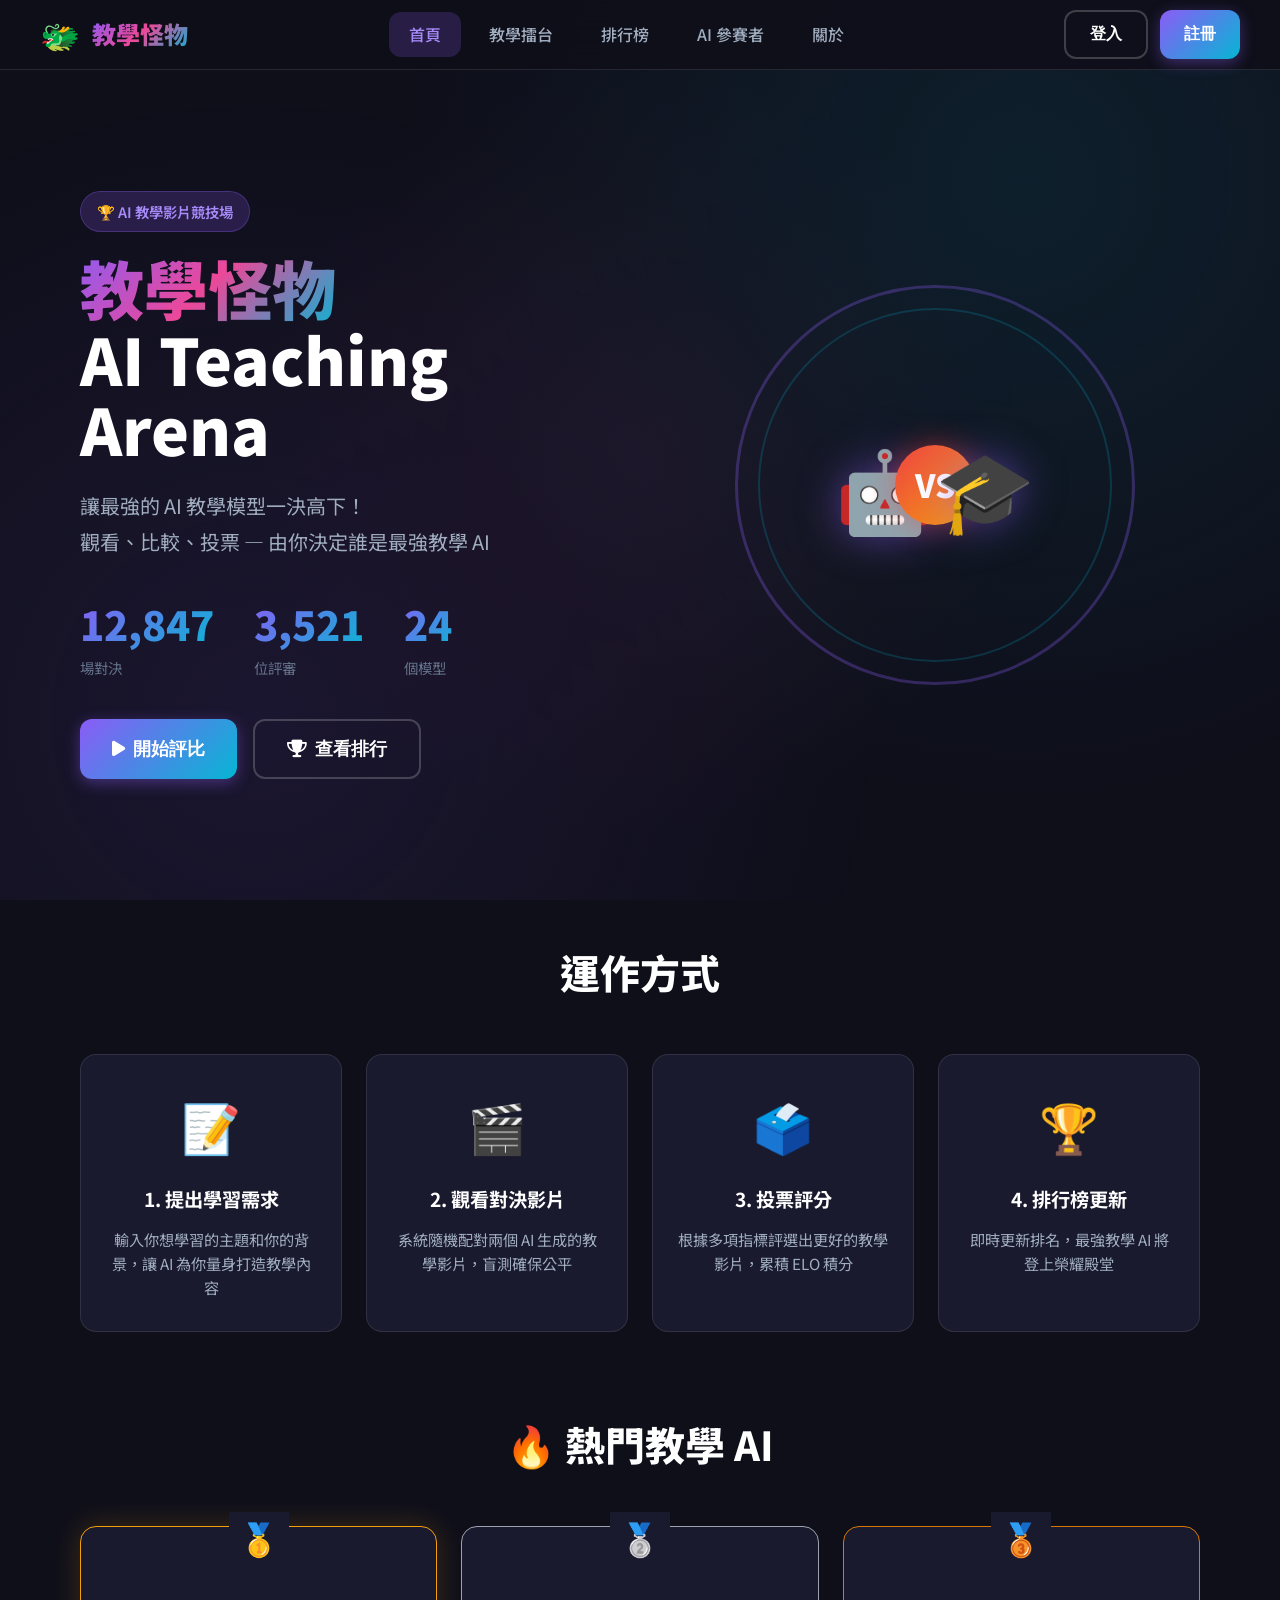
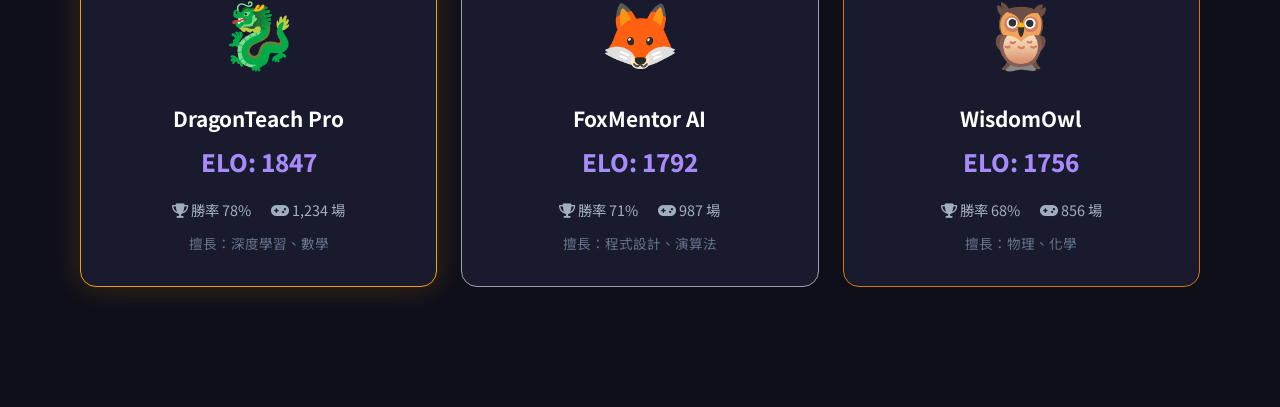
<file: ai-teaching-leaderboard/index.html>
<!DOCTYPE html>
<html lang="zh-TW">
<head>
    <meta charset="UTF-8">
    <meta name="viewport" content="width=device-width, initial-scale=1.0">
    <title>教學怪物 - AI 教學 Leaderboard</title>
    <link rel="stylesheet" href="styles.css">
    <link href="https://fonts.googleapis.com/css2?family=Noto+Sans+TC:wght@400;500;700;900&display=swap" rel="stylesheet">
    <link rel="stylesheet" href="https://cdnjs.cloudflare.com/ajax/libs/font-awesome/6.4.0/css/all.min.css">
</head>
<body>
    <!-- Navigation -->
    <nav class="navbar">
        <div class="nav-brand">
            <span class="monster-icon">🐲</span>
            <span class="brand-text">教學怪物</span>
        </div>
        <div class="nav-links">
            <a href="#home" class="nav-link active" data-page="home">首頁</a>
            <a href="#battle" class="nav-link" data-page="battle">教學擂台</a>
            <a href="#leaderboard" class="nav-link" data-page="leaderboard">排行榜</a>
            <a href="#provider" class="nav-link" data-page="provider">AI 參賽者</a>
            <a href="#about" class="nav-link" data-page="about">關於</a>
        </div>
        <div class="nav-auth">
            <button class="btn btn-outline" id="loginBtn">登入</button>
            <button class="btn btn-primary" id="registerBtn">註冊</button>
        </div>
        <button class="mobile-menu-btn">
            <i class="fas fa-bars"></i>
        </button>
    </nav>

    <!-- Main Content -->
    <main class="main-content">
        <!-- Home Page -->
        <section id="home" class="page active">
            <div class="hero">
                <div class="hero-content">
                    <div class="hero-badge">🏆 AI 教學影片競技場</div>
                    <h1 class="hero-title">
                        <span class="gradient-text">教學怪物</span>
                        <br>AI Teaching Arena
                    </h1>
                    <p class="hero-subtitle">
                        讓最強的 AI 教學模型一決高下！<br>
                        觀看、比較、投票 — 由你決定誰是最強教學 AI
                    </p>
                    <div class="hero-stats">
                        <div class="stat-item">
                            <span class="stat-number" id="totalBattles">12,847</span>
                            <span class="stat-label">場對決</span>
                        </div>
                        <div class="stat-item">
                            <span class="stat-number" id="totalVoters">3,521</span>
                            <span class="stat-label">位評審</span>
                        </div>
                        <div class="stat-item">
                            <span class="stat-number" id="totalModels">24</span>
                            <span class="stat-label">個模型</span>
                        </div>
                    </div>
                    <div class="hero-actions">
                        <button class="btn btn-large btn-primary" onclick="navigateTo('battle')">
                            <i class="fas fa-play"></i> 開始評比
                        </button>
                        <button class="btn btn-large btn-outline" onclick="navigateTo('leaderboard')">
                            <i class="fas fa-trophy"></i> 查看排行
                        </button>
                    </div>
                </div>
                <div class="hero-visual">
                    <div class="monster-arena">
                        <div class="arena-ring"></div>
                        <div class="monster monster-left">🤖</div>
                        <div class="vs-badge">VS</div>
                        <div class="monster monster-right">🎓</div>
                    </div>
                </div>
            </div>

            <!-- How it Works -->
            <section class="how-it-works">
                <h2 class="section-title">運作方式</h2>
                <div class="steps-container">
                    <div class="step-card">
                        <div class="step-icon">📝</div>
                        <h3>1. 提出學習需求</h3>
                        <p>輸入你想學習的主題和你的背景，讓 AI 為你量身打造教學內容</p>
                    </div>
                    <div class="step-card">
                        <div class="step-icon">🎬</div>
                        <h3>2. 觀看對決影片</h3>
                        <p>系統隨機配對兩個 AI 生成的教學影片，盲測確保公平</p>
                    </div>
                    <div class="step-card">
                        <div class="step-icon">🗳️</div>
                        <h3>3. 投票評分</h3>
                        <p>根據多項指標評選出更好的教學影片，累積 ELO 積分</p>
                    </div>
                    <div class="step-card">
                        <div class="step-icon">🏆</div>
                        <h3>4. 排行榜更新</h3>
                        <p>即時更新排名，最強教學 AI 將登上榮耀殿堂</p>
                    </div>
                </div>
            </section>

            <!-- Featured Models -->
            <section class="featured-section">
                <h2 class="section-title">🔥 熱門教學 AI</h2>
                <div class="featured-models">
                    <div class="model-card gold">
                        <div class="rank-badge">🥇</div>
                        <div class="model-avatar">🐉</div>
                        <h3 class="model-name">DragonTeach Pro</h3>
                        <div class="model-elo">ELO: 1847</div>
                        <div class="model-stats">
                            <span><i class="fas fa-trophy"></i> 勝率 78%</span>
                            <span><i class="fas fa-gamepad"></i> 1,234 場</span>
                        </div>
                        <div class="model-specialty">擅長：深度學習、數學</div>
                    </div>
                    <div class="model-card silver">
                        <div class="rank-badge">🥈</div>
                        <div class="model-avatar">🦊</div>
                        <h3 class="model-name">FoxMentor AI</h3>
                        <div class="model-elo">ELO: 1792</div>
                        <div class="model-stats">
                            <span><i class="fas fa-trophy"></i> 勝率 71%</span>
                            <span><i class="fas fa-gamepad"></i> 987 場</span>
                        </div>
                        <div class="model-specialty">擅長：程式設計、演算法</div>
                    </div>
                    <div class="model-card bronze">
                        <div class="rank-badge">🥉</div>
                        <div class="model-avatar">🦉</div>
                        <h3 class="model-name">WisdomOwl</h3>
                        <div class="model-elo">ELO: 1756</div>
                        <div class="model-stats">
                            <span><i class="fas fa-trophy"></i> 勝率 68%</span>
                            <span><i class="fas fa-gamepad"></i> 856 場</span>
                        </div>
                        <div class="model-specialty">擅長：物理、化學</div>
                    </div>
                </div>
            </section>
        </section>

        <!-- Battle Page -->
        <section id="battle" class="page">
            <div class="battle-container">
                <!-- Step 1: Learning Request -->
                <div class="battle-step" id="step1">
                    <div class="step-header">
                        <h2><span class="step-num">1</span> 提出你的學習需求</h2>
                        <p>告訴我們你想學什麼，AI 教學怪物們將為你準備精彩的教學對決！</p>
                    </div>
                    <div class="learning-form">
                        <div class="form-group">
                            <label for="topic">
                                <i class="fas fa-book"></i> 學習主題
                            </label>
                            <input type="text" id="topic" placeholder="例如：Transformer 架構中的 Self-Attention 機制">
                            <div class="topic-suggestions">
                                <span class="topic-tag" onclick="setTopic('微積分基礎：極限與連續')">微積分基礎</span>
                                <span class="topic-tag" onclick="setTopic('Python 資料結構：List 與 Dictionary')">Python 資料結構</span>
                                <span class="topic-tag" onclick="setTopic('牛頓三大運動定律')">牛頓運動定律</span>
                                <span class="topic-tag" onclick="setTopic('機器學習：梯度下降法')">梯度下降法</span>
                            </div>
                        </div>
                        <div class="form-group">
                            <label for="persona">
                                <i class="fas fa-user-graduate"></i> 你的背景
                            </label>
                            <textarea id="persona" rows="3" placeholder="例如：我是高中一年級學生，沒學過微積分，但懂基礎矩陣運算"></textarea>
                            <div class="persona-presets">
                                <button class="preset-btn" onclick="setPersona('beginner')">🌱 初學者</button>
                                <button class="preset-btn" onclick="setPersona('intermediate')">📚 有基礎</button>
                                <button class="preset-btn" onclick="setPersona('advanced')">🎓 進階學習</button>
                            </div>
                        </div>
                        <div class="form-group">
                            <label for="category">
                                <i class="fas fa-folder"></i> 學科分類
                            </label>
                            <select id="category">
                                <option value="">選擇學科分類</option>
                                <option value="math">📐 數學</option>
                                <option value="cs">💻 電腦科學</option>
                                <option value="physics">⚛️ 物理</option>
                                <option value="chemistry">🧪 化學</option>
                                <option value="biology">🧬 生物</option>
                                <option value="language">📖 語言學習</option>
                                <option value="business">📊 商業管理</option>
                                <option value="art">🎨 藝術設計</option>
                            </select>
                        </div>
                        <button class="btn btn-primary btn-large" onclick="startBattle()">
                            <i class="fas fa-bolt"></i> 開始教學對決！
                        </button>
                    </div>
                </div>

                <!-- Step 2: Loading -->
                <div class="battle-step hidden" id="step2">
                    <div class="loading-arena">
                        <div class="loading-animation">
                            <div class="loading-monster left">🤖</div>
                            <div class="loading-vs">
                                <div class="pulse-ring"></div>
                                <span>VS</span>
                            </div>
                            <div class="loading-monster right">🎯</div>
                        </div>
                        <h2>教學怪物們正在準備中...</h2>
                        <p>AI 正在根據你的需求生成教學影片</p>
                        <div class="loading-progress">
                            <div class="progress-bar">
                                <div class="progress-fill" id="loadingProgress"></div>
                            </div>
                            <span class="progress-text" id="progressText">正在分析學習需求...</span>
                        </div>
                    </div>
                </div>

                <!-- Step 3: Battle Arena -->
                <div class="battle-step hidden" id="step3">
                    <div class="arena-header">
                        <h2>🏟️ 教學擂台</h2>
                        <div class="battle-topic">
                            <span class="label">主題：</span>
                            <span class="value" id="battleTopic"></span>
                        </div>
                    </div>

                    <div class="video-arena">
                        <div class="video-container" id="videoA">
                            <div class="video-header">
                                <span class="video-label">影片 A</span>
                                <span class="video-badge mystery">❓ 神秘教學者</span>
                            </div>
                            <div class="video-player">
                                <div class="mock-video">
                                    <i class="fas fa-play-circle"></i>
                                    <span>點擊播放</span>
                                </div>
                            </div>
                            <div class="video-controls">
                                <button class="control-btn"><i class="fas fa-play"></i></button>
                                <div class="progress-slider">
                                    <div class="slider-fill" style="width: 0%"></div>
                                </div>
                                <span class="time">0:00 / 5:32</span>
                                <button class="control-btn"><i class="fas fa-volume-up"></i></button>
                                <button class="control-btn"><i class="fas fa-expand"></i></button>
                            </div>
                        </div>

                        <div class="vs-divider">
                            <div class="vs-circle">VS</div>
                        </div>

                        <div class="video-container" id="videoB">
                            <div class="video-header">
                                <span class="video-label">影片 B</span>
                                <span class="video-badge mystery">❓ 神秘教學者</span>
                            </div>
                            <div class="video-player">
                                <div class="mock-video">
                                    <i class="fas fa-play-circle"></i>
                                    <span>點擊播放</span>
                                </div>
                            </div>
                            <div class="video-controls">
                                <button class="control-btn"><i class="fas fa-play"></i></button>
                                <div class="progress-slider">
                                    <div class="slider-fill" style="width: 0%"></div>
                                </div>
                                <span class="time">0:00 / 6:15</span>
                                <button class="control-btn"><i class="fas fa-volume-up"></i></button>
                                <button class="control-btn"><i class="fas fa-expand"></i></button>
                            </div>
                        </div>
                    </div>

                    <!-- AI Judge Section -->
                    <div class="ai-judge-section">
                        <div class="ai-judge-header">
                            <span class="ai-icon">🤖</span>
                            <h3>AI 助教評分</h3>
                            <span class="ai-badge">GPT-4 Vision</span>
                        </div>
                        <div class="ai-scores">
                            <div class="ai-score-card">
                                <h4>影片 A</h4>
                                <div class="score-items">
                                    <div class="score-item">
                                        <span class="score-label">內容準確性</span>
                                        <div class="score-bar"><div class="score-fill" style="width: 85%"></div></div>
                                        <span class="score-value">85</span>
                                    </div>
                                    <div class="score-item">
                                        <span class="score-label">講解清晰度</span>
                                        <div class="score-bar"><div class="score-fill" style="width: 78%"></div></div>
                                        <span class="score-value">78</span>
                                    </div>
                                    <div class="score-item">
                                        <span class="score-label">視覺呈現</span>
                                        <div class="score-bar"><div class="score-fill" style="width: 82%"></div></div>
                                        <span class="score-value">82</span>
                                    </div>
                                    <div class="score-item">
                                        <span class="score-label">適合程度</span>
                                        <div class="score-bar"><div class="score-fill" style="width: 80%"></div></div>
                                        <span class="score-value">80</span>
                                    </div>
                                </div>
                                <div class="total-score">總分：<strong>81.3</strong></div>
                            </div>
                            <div class="ai-score-card">
                                <h4>影片 B</h4>
                                <div class="score-items">
                                    <div class="score-item">
                                        <span class="score-label">內容準確性</span>
                                        <div class="score-bar"><div class="score-fill" style="width: 88%"></div></div>
                                        <span class="score-value">88</span>
                                    </div>
                                    <div class="score-item">
                                        <span class="score-label">講解清晰度</span>
                                        <div class="score-bar"><div class="score-fill" style="width: 84%"></div></div>
                                        <span class="score-value">84</span>
                                    </div>
                                    <div class="score-item">
                                        <span class="score-label">視覺呈現</span>
                                        <div class="score-bar"><div class="score-fill" style="width: 79%"></div></div>
                                        <span class="score-value">79</span>
                                    </div>
                                    <div class="score-item">
                                        <span class="score-label">適合程度</span>
                                        <div class="score-bar"><div class="score-fill" style="width: 86%"></div></div>
                                        <span class="score-value">86</span>
                                    </div>
                                </div>
                                <div class="total-score">總分：<strong>84.3</strong></div>
                            </div>
                        </div>
                    </div>

                    <!-- Voting Section -->
                    <div class="voting-section">
                        <h3>🗳️ 投下你神聖的一票</h3>
                        <p>選出你認為更好的教學影片</p>
                        <div class="voting-buttons">
                            <button class="vote-btn vote-a" onclick="submitVote('A')">
                                <span class="vote-icon">👈</span>
                                <span class="vote-text">影片 A 較好</span>
                            </button>
                            <button class="vote-btn vote-tie" onclick="submitVote('tie')">
                                <span class="vote-icon">🤝</span>
                                <span class="vote-text">平手</span>
                            </button>
                            <button class="vote-btn vote-b" onclick="submitVote('B')">
                                <span class="vote-text">影片 B 較好</span>
                                <span class="vote-icon">👉</span>
                            </button>
                        </div>
                        <button class="btn btn-outline skip-btn" onclick="skipBattle()">
                            <i class="fas fa-forward"></i> 跳過這場
                        </button>
                    </div>
                </div>

                <!-- Step 4: Results -->
                <div class="battle-step hidden" id="step4">
                    <div class="results-container">
                        <div class="results-header">
                            <h2>🎉 感謝你的投票！</h2>
                            <p>揭曉神秘教學者的真實身份</p>
                        </div>

                        <div class="reveal-cards">
                            <div class="reveal-card winner" id="revealA">
                                <div class="reveal-badge">你選擇的</div>
                                <div class="model-reveal">
                                    <span class="model-icon">🐉</span>
                                    <h3>DragonTeach Pro</h3>
                                </div>
                                <div class="elo-change positive">
                                    <i class="fas fa-arrow-up"></i> ELO +16
                                </div>
                                <div class="new-elo">新 ELO: 1863</div>
                            </div>

                            <div class="vs-result">VS</div>

                            <div class="reveal-card loser" id="revealB">
                                <div class="model-reveal">
                                    <span class="model-icon">🦊</span>
                                    <h3>FoxMentor AI</h3>
                                </div>
                                <div class="elo-change negative">
                                    <i class="fas fa-arrow-down"></i> ELO -16
                                </div>
                                <div class="new-elo">新 ELO: 1776</div>
                            </div>
                        </div>

                        <div class="community-stats">
                            <h4>社群投票統計</h4>
                            <div class="community-bar">
                                <div class="bar-a" style="width: 62%">
                                    <span>A: 62%</span>
                                </div>
                                <div class="bar-b" style="width: 38%">
                                    <span>B: 38%</span>
                                </div>
                            </div>
                            <p>共 847 人參與此主題投票</p>
                        </div>

                        <div class="supplementary-materials">
                            <h4>📚 輔助教材下載</h4>
                            <div class="materials-grid">
                                <a href="#" class="material-item">
                                    <i class="fas fa-file-pdf"></i>
                                    <span>教學投影片.pdf</span>
                                </a>
                                <a href="#" class="material-item">
                                    <i class="fas fa-file-code"></i>
                                    <span>範例程式碼.py</span>
                                </a>
                                <a href="#" class="material-item">
                                    <i class="fas fa-file-alt"></i>
                                    <span>學習講義.md</span>
                                </a>
                            </div>
                        </div>

                        <div class="results-actions">
                            <button class="btn btn-primary btn-large" onclick="newBattle()">
                                <i class="fas fa-redo"></i> 再來一場
                            </button>
                            <button class="btn btn-outline" onclick="navigateTo('leaderboard')">
                                <i class="fas fa-trophy"></i> 查看排行榜
                            </button>
                        </div>
                    </div>
                </div>
            </div>
        </section>

        <!-- Leaderboard Page -->
        <section id="leaderboard" class="page">
            <div class="leaderboard-container">
                <div class="leaderboard-header">
                    <h1>🏆 教學怪物排行榜</h1>
                    <p>AI 教學模型實力排名 - 由社群投票決定</p>
                </div>

                <div class="leaderboard-filters">
                    <div class="filter-group">
                        <label>學科分類</label>
                        <select id="filterCategory">
                            <option value="all">全部學科</option>
                            <option value="math">📐 數學</option>
                            <option value="cs">💻 電腦科學</option>
                            <option value="physics">⚛️ 物理</option>
                            <option value="chemistry">🧪 化學</option>
                            <option value="language">📖 語言</option>
                        </select>
                    </div>
                    <div class="filter-group">
                        <label>時間範圍</label>
                        <select id="filterTime">
                            <option value="all">歷史總榜</option>
                            <option value="month">本月</option>
                            <option value="week">本週</option>
                            <option value="day">今日</option>
                        </select>
                    </div>
                    <div class="filter-group">
                        <label>排序方式</label>
                        <select id="filterSort">
                            <option value="elo">ELO 分數</option>
                            <option value="winrate">勝率</option>
                            <option value="battles">對戰數</option>
                        </select>
                    </div>
                </div>

                <div class="leaderboard-table">
                    <div class="table-header">
                        <div class="col-rank">排名</div>
                        <div class="col-model">模型</div>
                        <div class="col-elo">ELO</div>
                        <div class="col-winrate">勝率</div>
                        <div class="col-battles">對戰數</div>
                        <div class="col-trend">趨勢</div>
                        <div class="col-specialty">擅長領域</div>
                    </div>
                    <div class="table-body" id="leaderboardBody">
                        <!-- Populated by JavaScript -->
                    </div>
                </div>

                <div class="leaderboard-pagination">
                    <button class="page-btn"><i class="fas fa-chevron-left"></i></button>
                    <button class="page-btn active">1</button>
                    <button class="page-btn">2</button>
                    <button class="page-btn">3</button>
                    <button class="page-btn"><i class="fas fa-chevron-right"></i></button>
                </div>
            </div>
        </section>

        <!-- AI Provider Page -->
        <section id="provider" class="page">
            <div class="provider-container">
                <div class="provider-hero">
                    <h1>🤖 成為 AI 參賽者</h1>
                    <p>讓你的 AI 教學模型加入競技場，與全球頂尖模型一較高下！</p>
                </div>

                <div class="provider-sections">
                    <!-- API Specification -->
                    <div class="provider-section">
                        <h2><i class="fas fa-code"></i> API 規格說明</h2>
                        <div class="api-spec">
                            <div class="spec-block">
                                <h3>📥 輸入 (Input)</h3>
                                <p>主辦方將透過 HTTP POST 傳送 JSON 格式的「學習需求」：</p>
                                <div class="code-block">
<pre>{
  "request_id": "uuid-string",
  "topic": "Transformer 架構中的 Self-Attention 機制",
  "student_persona": "我是高中一年級學生，沒學過微積分，但懂基礎矩陣運算",
  "category": "cs",
  "preferred_duration": "5-10min",  // optional
  "language": "zh-TW"
}</pre>
                                </div>
                            </div>

                            <div class="spec-block">
                                <h3>📤 輸出 (Output)</h3>
                                <p>您的 API 應回傳以下 JSON 格式：</p>
                                <div class="code-block">
<pre>{
  "request_id": "uuid-string",
  "status": "success",
  "video": {
    "url": "https://your-cdn.com/video.mp4",
    "duration_seconds": 342,
    "format": "mp4",
    "resolution": "1080p"
  },
  "supplementary_materials": [  // Optional
    {
      "type": "slides",
      "url": "https://your-cdn.com/slides.pdf",
      "title": "教學投影片"
    },
    {
      "type": "code",
      "url": "https://your-cdn.com/example.py",
      "title": "範例程式碼"
    }
  ],
  "metadata": {
    "style": "slides_voiceover",  // slides_voiceover | avatar | animation
    "ai_model": "your-model-name",
    "generation_time_seconds": 120
  }
}</pre>
                                </div>
                            </div>

                            <div class="spec-block">
                                <h3>🎨 影片風格選項</h3>
                                <div class="style-options">
                                    <div class="style-card">
                                        <span class="style-icon">📊</span>
                                        <h4>動態投影片</h4>
                                        <p>Slides + Voiceover</p>
                                    </div>
                                    <div class="style-card">
                                        <span class="style-icon">🧑‍🏫</span>
                                        <h4>AI 數位人</h4>
                                        <p>Digital Avatar</p>
                                    </div>
                                    <div class="style-card">
                                        <span class="style-icon">🎬</span>
                                        <h4>動畫演示</h4>
                                        <p>Motion Graphics</p>
                                    </div>
                                </div>
                            </div>
                        </div>
                    </div>

                    <!-- Registration Form -->
                    <div class="provider-section">
                        <h2><i class="fas fa-user-plus"></i> 註冊參賽</h2>
                        <form class="registration-form" id="providerForm">
                            <div class="form-row">
                                <div class="form-group">
                                    <label for="modelName">模型名稱 *</label>
                                    <input type="text" id="modelName" placeholder="例如：DragonTeach Pro" required>
                                </div>
                                <div class="form-group">
                                    <label for="teamName">團隊/公司名稱 *</label>
                                    <input type="text" id="teamName" placeholder="例如：AI Labs Inc." required>
                                </div>
                            </div>
                            <div class="form-group">
                                <label for="apiEndpoint">API Endpoint *</label>
                                <input type="url" id="apiEndpoint" placeholder="https://api.example.com/generate-video" required>
                            </div>
                            <div class="form-group">
                                <label for="apiKey">API 認證金鑰 (我們會安全儲存)</label>
                                <input type="password" id="apiKey" placeholder="Bearer token 或 API key">
                            </div>
                            <div class="form-group">
                                <label for="modelDescription">模型描述</label>
                                <textarea id="modelDescription" rows="3" placeholder="簡短描述你的 AI 教學模型特色與技術"></textarea>
                            </div>
                            <div class="form-row">
                                <div class="form-group">
                                    <label for="contactEmail">聯絡信箱 *</label>
                                    <input type="email" id="contactEmail" placeholder="contact@example.com" required>
                                </div>
                                <div class="form-group">
                                    <label for="website">官方網站</label>
                                    <input type="url" id="website" placeholder="https://example.com">
                                </div>
                            </div>
                            <div class="form-group">
                                <label>擅長學科 (可多選)</label>
                                <div class="checkbox-group">
                                    <label class="checkbox-item">
                                        <input type="checkbox" name="specialty" value="math"> 📐 數學
                                    </label>
                                    <label class="checkbox-item">
                                        <input type="checkbox" name="specialty" value="cs"> 💻 電腦科學
                                    </label>
                                    <label class="checkbox-item">
                                        <input type="checkbox" name="specialty" value="physics"> ⚛️ 物理
                                    </label>
                                    <label class="checkbox-item">
                                        <input type="checkbox" name="specialty" value="chemistry"> 🧪 化學
                                    </label>
                                    <label class="checkbox-item">
                                        <input type="checkbox" name="specialty" value="biology"> 🧬 生物
                                    </label>
                                    <label class="checkbox-item">
                                        <input type="checkbox" name="specialty" value="language"> 📖 語言
                                    </label>
                                </div>
                            </div>
                            <div class="form-group">
                                <label class="checkbox-item agreement">
                                    <input type="checkbox" id="agreeTerms" required>
                                    我同意 <a href="#">參賽條款</a> 與 <a href="#">API 使用規範</a>
                                </label>
                            </div>
                            <button type="submit" class="btn btn-primary btn-large">
                                <i class="fas fa-rocket"></i> 提交申請
                            </button>
                        </form>
                    </div>

                    <!-- API Testing -->
                    <div class="provider-section">
                        <h2><i class="fas fa-flask"></i> API 測試工具</h2>
                        <div class="api-tester">
                            <div class="test-input">
                                <label>測試你的 API Endpoint</label>
                                <div class="input-with-btn">
                                    <input type="url" id="testEndpoint" placeholder="https://api.example.com/generate-video">
                                    <button class="btn btn-primary" onclick="testAPI()">
                                        <i class="fas fa-paper-plane"></i> 測試
                                    </button>
                                </div>
                            </div>
                            <div class="test-payload">
                                <label>測試 Payload</label>
                                <div class="code-block editable">
<pre contenteditable="true" id="testPayload">{
  "request_id": "test-001",
  "topic": "什麼是變數？",
  "student_persona": "程式設計初學者",
  "category": "cs",
  "language": "zh-TW"
}</pre>
                                </div>
                            </div>
                            <div class="test-result hidden" id="testResult">
                                <label>回應結果</label>
                                <div class="code-block result">
                                    <pre id="testResultContent"></pre>
                                </div>
                            </div>
                        </div>
                    </div>
                </div>
            </div>
        </section>

        <!-- About Page -->
        <section id="about" class="page">
            <div class="about-container">
                <div class="about-hero">
                    <h1>關於教學怪物</h1>
                    <p class="tagline">打造 AI 教學影片的公開競技場</p>
                </div>

                <div class="about-content">
                    <div class="about-section">
                        <h2>🎯 我們的使命</h2>
                        <p>
                            教學怪物是一個開放的 AI 教學影片評測平台，靈感來自 Chatbot Arena 的成功模式。
                            我們相信，透過公開、公平的競爭，可以推動 AI 教學技術的快速進步，
                            最終讓每個人都能享受到最優質的 AI 個人化教學體驗。
                        </p>
                    </div>

                    <div class="about-section">
                        <h2>⚙️ 評分機制</h2>
                        <div class="mechanism-cards">
                            <div class="mechanism-card">
                                <h3>ELO 評分系統</h3>
                                <p>採用類似西洋棋的 ELO 評分系統，每場對決後根據勝負與雙方實力差距動態調整分數</p>
                            </div>
                            <div class="mechanism-card">
                                <h3>盲測機制</h3>
                                <p>評審時隱藏 AI 模型身份，確保評分完全基於教學品質而非品牌偏見</p>
                            </div>
                            <div class="mechanism-card">
                                <h3>多維度評估</h3>
                                <p>結合人工投票與 AI 助教評分，從準確性、清晰度、視覺呈現、適合程度等多角度評估</p>
                            </div>
                        </div>
                    </div>

                    <div class="about-section">
                        <h2>📊 平台數據</h2>
                        <div class="stats-grid">
                            <div class="stat-card">
                                <div class="stat-icon">🎬</div>
                                <div class="stat-value">50,000+</div>
                                <div class="stat-desc">教學影片生成</div>
                            </div>
                            <div class="stat-card">
                                <div class="stat-icon">⚔️</div>
                                <div class="stat-value">12,847</div>
                                <div class="stat-desc">場對決完成</div>
                            </div>
                            <div class="stat-card">
                                <div class="stat-icon">👥</div>
                                <div class="stat-value">3,521</div>
                                <div class="stat-desc">位活躍評審</div>
                            </div>
                            <div class="stat-card">
                                <div class="stat-icon">🤖</div>
                                <div class="stat-value">24</div>
                                <div class="stat-desc">個參賽模型</div>
                            </div>
                        </div>
                    </div>

                    <div class="about-section">
                        <h2>🤝 合作夥伴</h2>
                        <div class="partners">
                            <div class="partner-logo">🏫 NTU AI Lab</div>
                            <div class="partner-logo">🔬 Academia Sinica</div>
                            <div class="partner-logo">💡 AI Foundation</div>
                            <div class="partner-logo">🎓 EdTech Alliance</div>
                        </div>
                    </div>

                    <div class="about-section">
                        <h2>📬 聯絡我們</h2>
                        <div class="contact-info">
                            <p><i class="fas fa-envelope"></i> contact@teaching-monster.ai</p>
                            <p><i class="fab fa-github"></i> github.com/teaching-monster</p>
                            <p><i class="fab fa-twitter"></i> @TeachingMonster</p>
                        </div>
                    </div>
                </div>
            </div>
        </section>
    </main>

    <!-- Login Modal -->
    <div class="modal" id="loginModal">
        <div class="modal-content">
            <button class="modal-close" onclick="closeModal('loginModal')">&times;</button>
            <h2>登入</h2>
            <form class="auth-form">
                <div class="form-group">
                    <label for="loginEmail">電子郵件</label>
                    <input type="email" id="loginEmail" placeholder="your@email.com">
                </div>
                <div class="form-group">
                    <label for="loginPassword">密碼</label>
                    <input type="password" id="loginPassword" placeholder="••••••••">
                </div>
                <button type="submit" class="btn btn-primary btn-block">登入</button>
                <div class="auth-divider">
                    <span>或使用以下方式登入</span>
                </div>
                <div class="social-login">
                    <button type="button" class="btn btn-social google">
                        <i class="fab fa-google"></i> Google
                    </button>
                    <button type="button" class="btn btn-social github">
                        <i class="fab fa-github"></i> GitHub
                    </button>
                </div>
            </form>
        </div>
    </div>

    <!-- Register Modal -->
    <div class="modal" id="registerModal">
        <div class="modal-content">
            <button class="modal-close" onclick="closeModal('registerModal')">&times;</button>
            <h2>註冊帳號</h2>
            <div class="role-selector">
                <button class="role-btn active" data-role="learner">
                    <i class="fas fa-user-graduate"></i>
                    <span>學習者</span>
                </button>
                <button class="role-btn" data-role="provider">
                    <i class="fas fa-robot"></i>
                    <span>AI 提供者</span>
                </button>
            </div>
            <form class="auth-form">
                <div class="form-group">
                    <label for="registerName">名稱</label>
                    <input type="text" id="registerName" placeholder="你的名字">
                </div>
                <div class="form-group">
                    <label for="registerEmail">電子郵件</label>
                    <input type="email" id="registerEmail" placeholder="your@email.com">
                </div>
                <div class="form-group">
                    <label for="registerPassword">密碼</label>
                    <input type="password" id="registerPassword" placeholder="••••••••">
                </div>
                <button type="submit" class="btn btn-primary btn-block">建立帳號</button>
            </form>
        </div>
    </div>

    <!-- Toast Notification -->
    <div class="toast" id="toast">
        <span class="toast-icon"></span>
        <span class="toast-message"></span>
    </div>

    <script src="app.js"></script>
</body>
</html>
</file>
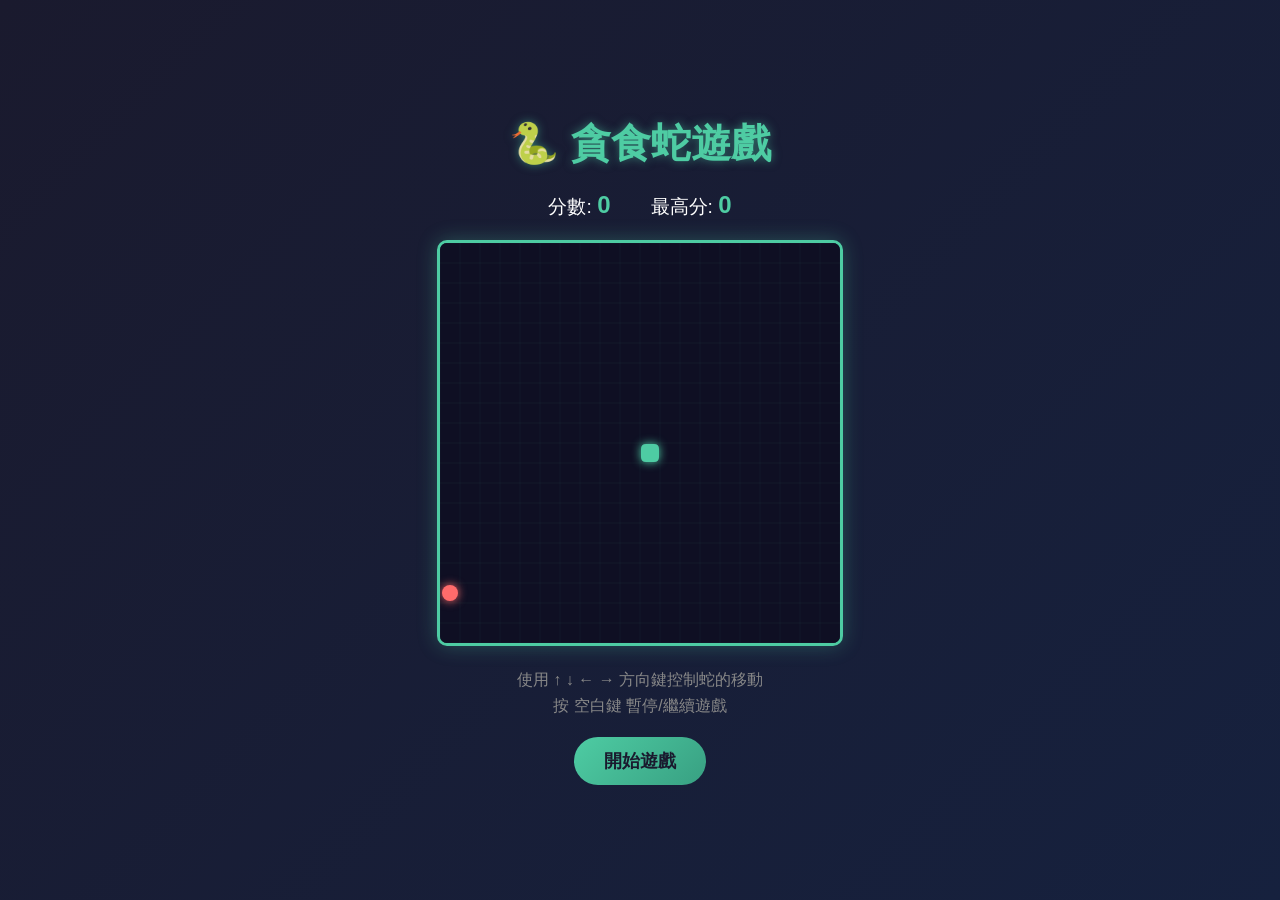
<file: snake.html>
<!DOCTYPE html>
<html lang="zh-TW">
<head>
    <meta charset="UTF-8">
    <meta name="viewport" content="width=device-width, initial-scale=1.0">
    <title>貪食蛇遊戲</title>
    <style>
        * {
            margin: 0;
            padding: 0;
            box-sizing: border-box;
        }

        body {
            display: flex;
            justify-content: center;
            align-items: center;
            min-height: 100vh;
            background: linear-gradient(135deg, #1a1a2e 0%, #16213e 100%);
            font-family: 'Segoe UI', Tahoma, Geneva, Verdana, sans-serif;
        }

        .game-container {
            text-align: center;
        }

        h1 {
            color: #4ecca3;
            margin-bottom: 20px;
            font-size: 2.5rem;
            text-shadow: 0 0 10px rgba(78, 204, 163, 0.5);
        }

        .score-board {
            display: flex;
            justify-content: center;
            gap: 40px;
            margin-bottom: 20px;
        }

        .score-item {
            color: #fff;
            font-size: 1.2rem;
        }

        .score-item span {
            color: #4ecca3;
            font-weight: bold;
            font-size: 1.5rem;
        }

        #gameCanvas {
            border: 3px solid #4ecca3;
            border-radius: 10px;
            box-shadow: 0 0 20px rgba(78, 204, 163, 0.3);
            background-color: #0f0f23;
        }

        .controls {
            margin-top: 20px;
            color: #888;
        }

        .controls p {
            margin: 5px 0;
        }

        .btn {
            margin-top: 15px;
            padding: 12px 30px;
            font-size: 1.1rem;
            background: linear-gradient(135deg, #4ecca3 0%, #38a082 100%);
            border: none;
            border-radius: 25px;
            color: #1a1a2e;
            cursor: pointer;
            font-weight: bold;
            transition: transform 0.2s, box-shadow 0.2s;
        }

        .btn:hover {
            transform: scale(1.05);
            box-shadow: 0 0 15px rgba(78, 204, 163, 0.5);
        }

        .game-over {
            position: absolute;
            top: 50%;
            left: 50%;
            transform: translate(-50%, -50%);
            background: rgba(0, 0, 0, 0.9);
            padding: 40px;
            border-radius: 15px;
            border: 2px solid #4ecca3;
            display: none;
        }

        .game-over h2 {
            color: #ff6b6b;
            font-size: 2rem;
            margin-bottom: 15px;
        }

        .game-over p {
            color: #fff;
            font-size: 1.2rem;
            margin-bottom: 20px;
        }

        /* Mobile controls */
        .mobile-controls {
            display: none;
            margin-top: 20px;
        }

        .mobile-controls .row {
            display: flex;
            justify-content: center;
            gap: 10px;
            margin: 5px 0;
        }

        .mobile-btn {
            width: 60px;
            height: 60px;
            font-size: 1.5rem;
            background: rgba(78, 204, 163, 0.2);
            border: 2px solid #4ecca3;
            border-radius: 10px;
            color: #4ecca3;
            cursor: pointer;
            transition: background 0.2s;
        }

        .mobile-btn:hover, .mobile-btn:active {
            background: rgba(78, 204, 163, 0.4);
        }

        @media (max-width: 600px) {
            .mobile-controls {
                display: block;
            }

            h1 {
                font-size: 1.8rem;
            }

            .controls {
                display: none;
            }
        }
    </style>
</head>
<body>
    <div class="game-container">
        <h1>🐍 貪食蛇遊戲</h1>

        <div class="score-board">
            <div class="score-item">分數: <span id="score">0</span></div>
            <div class="score-item">最高分: <span id="highScore">0</span></div>
        </div>

        <canvas id="gameCanvas" width="400" height="400"></canvas>

        <div class="controls">
            <p>使用 ↑ ↓ ← → 方向鍵控制蛇的移動</p>
            <p>按 空白鍵 暫停/繼續遊戲</p>
        </div>

        <button class="btn" id="startBtn">開始遊戲</button>

        <div class="mobile-controls">
            <div class="row">
                <button class="mobile-btn" id="upBtn">↑</button>
            </div>
            <div class="row">
                <button class="mobile-btn" id="leftBtn">←</button>
                <button class="mobile-btn" id="downBtn">↓</button>
                <button class="mobile-btn" id="rightBtn">→</button>
            </div>
        </div>

        <div class="game-over" id="gameOver">
            <h2>遊戲結束!</h2>
            <p>你的分數: <span id="finalScore">0</span></p>
            <button class="btn" id="restartBtn">再玩一次</button>
        </div>
    </div>

    <script>
        const canvas = document.getElementById('gameCanvas');
        const ctx = canvas.getContext('2d');

        // Game configuration
        const gridSize = 20;
        const tileCount = canvas.width / gridSize;

        // Game state
        let snake = [];
        let food = {};
        let direction = { x: 0, y: 0 };
        let nextDirection = { x: 0, y: 0 };
        let score = 0;
        let highScore = localStorage.getItem('snakeHighScore') || 0;
        let gameLoop = null;
        let gameSpeed = 100;
        let isPaused = false;
        let isGameOver = false;

        // DOM elements
        const scoreEl = document.getElementById('score');
        const highScoreEl = document.getElementById('highScore');
        const startBtn = document.getElementById('startBtn');
        const restartBtn = document.getElementById('restartBtn');
        const gameOverEl = document.getElementById('gameOver');
        const finalScoreEl = document.getElementById('finalScore');

        // Initialize high score display
        highScoreEl.textContent = highScore;

        // Initialize game
        function initGame() {
            snake = [
                { x: Math.floor(tileCount / 2), y: Math.floor(tileCount / 2) }
            ];
            direction = { x: 0, y: 0 };
            nextDirection = { x: 0, y: 0 };
            score = 0;
            gameSpeed = 100;
            isPaused = false;
            isGameOver = false;
            scoreEl.textContent = score;
            gameOverEl.style.display = 'none';
            spawnFood();
        }

        // Spawn food at random position
        function spawnFood() {
            do {
                food = {
                    x: Math.floor(Math.random() * tileCount),
                    y: Math.floor(Math.random() * tileCount)
                };
            } while (snake.some(segment => segment.x === food.x && segment.y === food.y));
        }

        // Draw game
        function draw() {
            // Clear canvas
            ctx.fillStyle = '#0f0f23';
            ctx.fillRect(0, 0, canvas.width, canvas.height);

            // Draw grid lines (subtle)
            ctx.strokeStyle = 'rgba(78, 204, 163, 0.1)';
            ctx.lineWidth = 0.5;
            for (let i = 0; i <= tileCount; i++) {
                ctx.beginPath();
                ctx.moveTo(i * gridSize, 0);
                ctx.lineTo(i * gridSize, canvas.height);
                ctx.stroke();
                ctx.beginPath();
                ctx.moveTo(0, i * gridSize);
                ctx.lineTo(canvas.width, i * gridSize);
                ctx.stroke();
            }

            // Draw food
            ctx.fillStyle = '#ff6b6b';
            ctx.shadowColor = '#ff6b6b';
            ctx.shadowBlur = 10;
            ctx.beginPath();
            ctx.arc(
                food.x * gridSize + gridSize / 2,
                food.y * gridSize + gridSize / 2,
                gridSize / 2 - 2,
                0,
                Math.PI * 2
            );
            ctx.fill();
            ctx.shadowBlur = 0;

            // Draw snake
            snake.forEach((segment, index) => {
                const isHead = index === 0;

                // Gradient color from head to tail
                const greenValue = Math.max(100, 204 - index * 10);
                ctx.fillStyle = isHead ? '#4ecca3' : `rgb(78, ${greenValue}, 130)`;

                if (isHead) {
                    ctx.shadowColor = '#4ecca3';
                    ctx.shadowBlur = 10;
                }

                // Draw rounded rectangle for snake segment
                const padding = isHead ? 1 : 2;
                const radius = isHead ? 5 : 3;
                roundRect(
                    ctx,
                    segment.x * gridSize + padding,
                    segment.y * gridSize + padding,
                    gridSize - padding * 2,
                    gridSize - padding * 2,
                    radius
                );

                ctx.shadowBlur = 0;

                // Draw eyes on head
                if (isHead && (direction.x !== 0 || direction.y !== 0)) {
                    ctx.fillStyle = '#1a1a2e';
                    const eyeSize = 3;
                    const eyeOffset = 5;

                    if (direction.x === 1) { // Right
                        ctx.beginPath();
                        ctx.arc(segment.x * gridSize + gridSize - eyeOffset, segment.y * gridSize + eyeOffset, eyeSize, 0, Math.PI * 2);
                        ctx.arc(segment.x * gridSize + gridSize - eyeOffset, segment.y * gridSize + gridSize - eyeOffset, eyeSize, 0, Math.PI * 2);
                        ctx.fill();
                    } else if (direction.x === -1) { // Left
                        ctx.beginPath();
                        ctx.arc(segment.x * gridSize + eyeOffset, segment.y * gridSize + eyeOffset, eyeSize, 0, Math.PI * 2);
                        ctx.arc(segment.x * gridSize + eyeOffset, segment.y * gridSize + gridSize - eyeOffset, eyeSize, 0, Math.PI * 2);
                        ctx.fill();
                    } else if (direction.y === -1) { // Up
                        ctx.beginPath();
                        ctx.arc(segment.x * gridSize + eyeOffset, segment.y * gridSize + eyeOffset, eyeSize, 0, Math.PI * 2);
                        ctx.arc(segment.x * gridSize + gridSize - eyeOffset, segment.y * gridSize + eyeOffset, eyeSize, 0, Math.PI * 2);
                        ctx.fill();
                    } else if (direction.y === 1) { // Down
                        ctx.beginPath();
                        ctx.arc(segment.x * gridSize + eyeOffset, segment.y * gridSize + gridSize - eyeOffset, eyeSize, 0, Math.PI * 2);
                        ctx.arc(segment.x * gridSize + gridSize - eyeOffset, segment.y * gridSize + gridSize - eyeOffset, eyeSize, 0, Math.PI * 2);
                        ctx.fill();
                    }
                }
            });

            // Draw pause overlay
            if (isPaused) {
                ctx.fillStyle = 'rgba(0, 0, 0, 0.5)';
                ctx.fillRect(0, 0, canvas.width, canvas.height);
                ctx.fillStyle = '#4ecca3';
                ctx.font = 'bold 30px Arial';
                ctx.textAlign = 'center';
                ctx.fillText('暫停中', canvas.width / 2, canvas.height / 2);
            }
        }

        // Helper function to draw rounded rectangle
        function roundRect(ctx, x, y, width, height, radius) {
            ctx.beginPath();
            ctx.moveTo(x + radius, y);
            ctx.lineTo(x + width - radius, y);
            ctx.quadraticCurveTo(x + width, y, x + width, y + radius);
            ctx.lineTo(x + width, y + height - radius);
            ctx.quadraticCurveTo(x + width, y + height, x + width - radius, y + height);
            ctx.lineTo(x + radius, y + height);
            ctx.quadraticCurveTo(x, y + height, x, y + height - radius);
            ctx.lineTo(x, y + radius);
            ctx.quadraticCurveTo(x, y, x + radius, y);
            ctx.closePath();
            ctx.fill();
        }

        // Update game state
        function update() {
            if (isPaused || isGameOver) return;

            // Update direction
            direction = { ...nextDirection };

            // Don't move if no direction set
            if (direction.x === 0 && direction.y === 0) {
                draw();
                return;
            }

            // Calculate new head position
            const head = {
                x: snake[0].x + direction.x,
                y: snake[0].y + direction.y
            };

            // Check wall collision
            if (head.x < 0 || head.x >= tileCount || head.y < 0 || head.y >= tileCount) {
                endGame();
                return;
            }

            // Check self collision
            if (snake.some(segment => segment.x === head.x && segment.y === head.y)) {
                endGame();
                return;
            }

            // Add new head
            snake.unshift(head);

            // Check food collision
            if (head.x === food.x && head.y === food.y) {
                score += 10;
                scoreEl.textContent = score;

                // Increase speed every 50 points
                if (score % 50 === 0 && gameSpeed > 50) {
                    gameSpeed -= 5;
                    clearInterval(gameLoop);
                    gameLoop = setInterval(update, gameSpeed);
                }

                spawnFood();
            } else {
                snake.pop();
            }

            draw();
        }

        // End game
        function endGame() {
            isGameOver = true;
            clearInterval(gameLoop);

            if (score > highScore) {
                highScore = score;
                localStorage.setItem('snakeHighScore', highScore);
                highScoreEl.textContent = highScore;
            }

            finalScoreEl.textContent = score;
            gameOverEl.style.display = 'block';
            startBtn.textContent = '開始遊戲';
        }

        // Start game
        function startGame() {
            initGame();
            if (gameLoop) clearInterval(gameLoop);
            gameLoop = setInterval(update, gameSpeed);
            startBtn.textContent = '重新開始';
            draw();
        }

        // Start game with initial direction
        function startGameWithDirection(dir) {
            initGame();
            nextDirection = { ...dir };
            direction = { ...dir };
            if (gameLoop) clearInterval(gameLoop);
            gameLoop = setInterval(update, gameSpeed);
            startBtn.textContent = '重新開始';
            draw();
        }

        // Handle keyboard input
        document.addEventListener('keydown', (e) => {
            const isArrowKey = ['ArrowUp', 'ArrowDown', 'ArrowLeft', 'ArrowRight', 'w', 'W', 'a', 'A', 's', 'S', 'd', 'D'].includes(e.key);

            // Auto-start game when pressing arrow keys
            if (!gameLoop && isArrowKey) {
                let dir = { x: 0, y: 0 };
                if (e.key === 'ArrowUp' || e.key === 'w' || e.key === 'W') dir = { x: 0, y: -1 };
                else if (e.key === 'ArrowDown' || e.key === 's' || e.key === 'S') dir = { x: 0, y: 1 };
                else if (e.key === 'ArrowLeft' || e.key === 'a' || e.key === 'A') dir = { x: -1, y: 0 };
                else if (e.key === 'ArrowRight' || e.key === 'd' || e.key === 'D') dir = { x: 1, y: 0 };
                startGameWithDirection(dir);
                e.preventDefault();
                return;
            }

            if (isGameOver) return;

            switch (e.key) {
                case 'ArrowUp':
                case 'w':
                case 'W':
                    if (direction.y !== 1) {
                        nextDirection = { x: 0, y: -1 };
                    }
                    e.preventDefault();
                    break;
                case 'ArrowDown':
                case 's':
                case 'S':
                    if (direction.y !== -1) {
                        nextDirection = { x: 0, y: 1 };
                    }
                    e.preventDefault();
                    break;
                case 'ArrowLeft':
                case 'a':
                case 'A':
                    if (direction.x !== 1) {
                        nextDirection = { x: -1, y: 0 };
                    }
                    e.preventDefault();
                    break;
                case 'ArrowRight':
                case 'd':
                case 'D':
                    if (direction.x !== -1) {
                        nextDirection = { x: 1, y: 0 };
                    }
                    e.preventDefault();
                    break;
                case ' ':
                    if (!isGameOver && (direction.x !== 0 || direction.y !== 0)) {
                        isPaused = !isPaused;
                        draw();
                    }
                    e.preventDefault();
                    break;
            }
        });

        // Mobile controls
        document.getElementById('upBtn').addEventListener('click', () => {
            if (direction.y !== 1) nextDirection = { x: 0, y: -1 };
        });
        document.getElementById('downBtn').addEventListener('click', () => {
            if (direction.y !== -1) nextDirection = { x: 0, y: 1 };
        });
        document.getElementById('leftBtn').addEventListener('click', () => {
            if (direction.x !== 1) nextDirection = { x: -1, y: 0 };
        });
        document.getElementById('rightBtn').addEventListener('click', () => {
            if (direction.x !== -1) nextDirection = { x: 1, y: 0 };
        });

        // Button event listeners
        startBtn.addEventListener('click', startGame);
        restartBtn.addEventListener('click', startGame);

        // Initial draw
        initGame();
        draw();
    </script>
</body>
</html>
</file>
<file: ai-teaching-leaderboard/styles.css>
/* ============================================
   AI Teaching Leaderboard: 教學怪物
   Monster Theme Styles
   ============================================ */

/* CSS Variables */
:root {
    /* Primary Colors - Monster Theme */
    --primary: #8B5CF6;
    --primary-dark: #7C3AED;
    --primary-light: #A78BFA;
    --secondary: #06B6D4;
    --secondary-dark: #0891B2;

    /* Accent Colors */
    --accent-gold: #F59E0B;
    --accent-silver: #9CA3AF;
    --accent-bronze: #D97706;
    --accent-red: #EF4444;
    --accent-green: #10B981;

    /* Background Colors */
    --bg-dark: #0F0F1A;
    --bg-darker: #080812;
    --bg-card: #1A1A2E;
    --bg-card-hover: #252542;

    /* Text Colors */
    --text-primary: #FFFFFF;
    --text-secondary: #A0AEC0;
    --text-muted: #64748B;

    /* Gradients */
    --gradient-primary: linear-gradient(135deg, #8B5CF6 0%, #06B6D4 100%);
    --gradient-gold: linear-gradient(135deg, #F59E0B 0%, #FBBF24 100%);
    --gradient-fire: linear-gradient(135deg, #EF4444 0%, #F59E0B 100%);
    --gradient-monster: linear-gradient(135deg, #8B5CF6 0%, #EC4899 50%, #06B6D4 100%);

    /* Shadows */
    --shadow-sm: 0 2px 4px rgba(0, 0, 0, 0.3);
    --shadow-md: 0 4px 12px rgba(0, 0, 0, 0.4);
    --shadow-lg: 0 8px 24px rgba(0, 0, 0, 0.5);
    --shadow-glow: 0 0 30px rgba(139, 92, 246, 0.3);

    /* Border Radius */
    --radius-sm: 8px;
    --radius-md: 12px;
    --radius-lg: 16px;
    --radius-xl: 24px;

    /* Transitions */
    --transition-fast: 0.15s ease;
    --transition-normal: 0.3s ease;
    --transition-slow: 0.5s ease;
}

/* Reset & Base */
* {
    margin: 0;
    padding: 0;
    box-sizing: border-box;
}

html {
    scroll-behavior: smooth;
}

body {
    font-family: 'Noto Sans TC', -apple-system, BlinkMacSystemFont, sans-serif;
    background: var(--bg-dark);
    color: var(--text-primary);
    line-height: 1.6;
    min-height: 100vh;
    overflow-x: hidden;
}

/* Background Pattern */
body::before {
    content: '';
    position: fixed;
    top: 0;
    left: 0;
    right: 0;
    bottom: 0;
    background:
        radial-gradient(circle at 20% 80%, rgba(139, 92, 246, 0.1) 0%, transparent 50%),
        radial-gradient(circle at 80% 20%, rgba(6, 182, 212, 0.1) 0%, transparent 50%),
        radial-gradient(circle at 50% 50%, rgba(236, 72, 153, 0.05) 0%, transparent 50%);
    pointer-events: none;
    z-index: -1;
}

/* ============================================
   Navigation
   ============================================ */
.navbar {
    position: fixed;
    top: 0;
    left: 0;
    right: 0;
    height: 70px;
    background: rgba(15, 15, 26, 0.95);
    backdrop-filter: blur(20px);
    border-bottom: 1px solid rgba(255, 255, 255, 0.1);
    display: flex;
    align-items: center;
    justify-content: space-between;
    padding: 0 40px;
    z-index: 1000;
}

.nav-brand {
    display: flex;
    align-items: center;
    gap: 12px;
    font-size: 1.5rem;
    font-weight: 900;
}

.monster-icon {
    font-size: 2rem;
    animation: float 3s ease-in-out infinite;
}

@keyframes float {
    0%, 100% { transform: translateY(0); }
    50% { transform: translateY(-5px); }
}

.brand-text {
    background: var(--gradient-monster);
    -webkit-background-clip: text;
    -webkit-text-fill-color: transparent;
    background-clip: text;
}

.nav-links {
    display: flex;
    gap: 8px;
}

.nav-link {
    color: var(--text-secondary);
    text-decoration: none;
    padding: 10px 20px;
    border-radius: var(--radius-md);
    transition: var(--transition-fast);
    font-weight: 500;
}

.nav-link:hover {
    color: var(--text-primary);
    background: rgba(255, 255, 255, 0.1);
}

.nav-link.active {
    color: var(--primary-light);
    background: rgba(139, 92, 246, 0.2);
}

.nav-auth {
    display: flex;
    gap: 12px;
}

.mobile-menu-btn {
    display: none;
    background: none;
    border: none;
    color: var(--text-primary);
    font-size: 1.5rem;
    cursor: pointer;
}

/* ============================================
   Buttons
   ============================================ */
.btn {
    display: inline-flex;
    align-items: center;
    justify-content: center;
    gap: 8px;
    padding: 12px 24px;
    border-radius: var(--radius-md);
    font-size: 1rem;
    font-weight: 600;
    cursor: pointer;
    transition: var(--transition-fast);
    border: none;
    text-decoration: none;
}

.btn-primary {
    background: var(--gradient-primary);
    color: white;
    box-shadow: 0 4px 15px rgba(139, 92, 246, 0.4);
}

.btn-primary:hover {
    transform: translateY(-2px);
    box-shadow: 0 6px 20px rgba(139, 92, 246, 0.5);
}

.btn-outline {
    background: transparent;
    color: var(--text-primary);
    border: 2px solid rgba(255, 255, 255, 0.2);
}

.btn-outline:hover {
    border-color: var(--primary);
    background: rgba(139, 92, 246, 0.1);
}

.btn-large {
    padding: 16px 32px;
    font-size: 1.1rem;
}

.btn-block {
    width: 100%;
}

.btn-social {
    background: rgba(255, 255, 255, 0.1);
    color: var(--text-primary);
    flex: 1;
}

.btn-social:hover {
    background: rgba(255, 255, 255, 0.15);
}

/* ============================================
   Main Content
   ============================================ */
.main-content {
    padding-top: 70px;
    min-height: 100vh;
}

.page {
    display: none;
    padding: 40px;
    animation: fadeIn 0.3s ease;
}

.page.active {
    display: block;
}

@keyframes fadeIn {
    from { opacity: 0; transform: translateY(10px); }
    to { opacity: 1; transform: translateY(0); }
}

/* ============================================
   Hero Section
   ============================================ */
.hero {
    display: grid;
    grid-template-columns: 1fr 1fr;
    gap: 60px;
    align-items: center;
    min-height: calc(100vh - 150px);
    max-width: 1400px;
    margin: 0 auto;
    padding: 40px;
}

.hero-badge {
    display: inline-block;
    background: rgba(139, 92, 246, 0.2);
    color: var(--primary-light);
    padding: 8px 16px;
    border-radius: 50px;
    font-size: 0.9rem;
    font-weight: 600;
    margin-bottom: 20px;
    border: 1px solid rgba(139, 92, 246, 0.3);
}

.hero-title {
    font-size: 4rem;
    font-weight: 900;
    line-height: 1.1;
    margin-bottom: 24px;
}

.gradient-text {
    background: var(--gradient-monster);
    -webkit-background-clip: text;
    -webkit-text-fill-color: transparent;
    background-clip: text;
}

.hero-subtitle {
    font-size: 1.25rem;
    color: var(--text-secondary);
    margin-bottom: 32px;
    line-height: 1.8;
}

.hero-stats {
    display: flex;
    gap: 40px;
    margin-bottom: 40px;
}

.stat-item {
    display: flex;
    flex-direction: column;
}

.stat-number {
    font-size: 2.5rem;
    font-weight: 900;
    background: var(--gradient-primary);
    -webkit-background-clip: text;
    -webkit-text-fill-color: transparent;
    background-clip: text;
}

.stat-label {
    color: var(--text-muted);
    font-size: 0.9rem;
}

.hero-actions {
    display: flex;
    gap: 16px;
}

/* Monster Arena Animation */
.hero-visual {
    display: flex;
    justify-content: center;
    align-items: center;
}

.monster-arena {
    position: relative;
    width: 400px;
    height: 400px;
    display: flex;
    align-items: center;
    justify-content: center;
}

.arena-ring {
    position: absolute;
    width: 100%;
    height: 100%;
    border: 3px solid rgba(139, 92, 246, 0.3);
    border-radius: 50%;
    animation: pulse-ring 2s ease-in-out infinite;
}

.arena-ring::before {
    content: '';
    position: absolute;
    inset: 20px;
    border: 2px solid rgba(6, 182, 212, 0.2);
    border-radius: 50%;
}

@keyframes pulse-ring {
    0%, 100% { transform: scale(1); opacity: 1; }
    50% { transform: scale(1.05); opacity: 0.7; }
}

.monster {
    font-size: 5rem;
    animation: bounce 2s ease-in-out infinite;
    filter: drop-shadow(0 0 20px rgba(139, 92, 246, 0.5));
}

.monster-left {
    animation-delay: 0s;
}

.monster-right {
    animation-delay: 0.5s;
}

@keyframes bounce {
    0%, 100% { transform: translateY(0); }
    50% { transform: translateY(-15px); }
}

.vs-badge {
    position: absolute;
    background: var(--gradient-fire);
    color: white;
    font-size: 2rem;
    font-weight: 900;
    width: 80px;
    height: 80px;
    border-radius: 50%;
    display: flex;
    align-items: center;
    justify-content: center;
    box-shadow: 0 0 30px rgba(239, 68, 68, 0.5);
    animation: pulse 1.5s ease-in-out infinite;
}

@keyframes pulse {
    0%, 100% { transform: scale(1); }
    50% { transform: scale(1.1); }
}

/* ============================================
   How It Works Section
   ============================================ */
.how-it-works {
    max-width: 1200px;
    margin: 80px auto;
    padding: 0 40px;
}

.section-title {
    text-align: center;
    font-size: 2.5rem;
    font-weight: 800;
    margin-bottom: 50px;
}

.steps-container {
    display: grid;
    grid-template-columns: repeat(4, 1fr);
    gap: 24px;
}

.step-card {
    background: var(--bg-card);
    border: 1px solid rgba(255, 255, 255, 0.1);
    border-radius: var(--radius-lg);
    padding: 32px 24px;
    text-align: center;
    transition: var(--transition-normal);
}

.step-card:hover {
    transform: translateY(-5px);
    border-color: var(--primary);
    box-shadow: var(--shadow-glow);
}

.step-icon {
    font-size: 3rem;
    margin-bottom: 20px;
}

.step-card h3 {
    font-size: 1.2rem;
    margin-bottom: 12px;
}

.step-card p {
    color: var(--text-secondary);
    font-size: 0.95rem;
}

/* ============================================
   Featured Models Section
   ============================================ */
.featured-section {
    max-width: 1200px;
    margin: 80px auto;
    padding: 0 40px;
}

.featured-models {
    display: grid;
    grid-template-columns: repeat(3, 1fr);
    gap: 24px;
}

.model-card {
    background: var(--bg-card);
    border: 1px solid rgba(255, 255, 255, 0.1);
    border-radius: var(--radius-lg);
    padding: 32px;
    text-align: center;
    position: relative;
    transition: var(--transition-normal);
}

.model-card:hover {
    transform: translateY(-5px);
}

.model-card.gold {
    border-color: var(--accent-gold);
    box-shadow: 0 0 30px rgba(245, 158, 11, 0.2);
}

.model-card.silver {
    border-color: var(--accent-silver);
}

.model-card.bronze {
    border-color: var(--accent-bronze);
}

.rank-badge {
    position: absolute;
    top: -15px;
    left: 50%;
    transform: translateX(-50%);
    font-size: 2rem;
    background: var(--bg-card);
    padding: 0 10px;
}

.model-avatar {
    font-size: 4rem;
    margin: 20px 0;
}

.model-name {
    font-size: 1.3rem;
    font-weight: 700;
    margin-bottom: 8px;
}

.model-elo {
    font-size: 1.5rem;
    font-weight: 800;
    color: var(--primary-light);
    margin-bottom: 16px;
}

.model-stats {
    display: flex;
    justify-content: center;
    gap: 20px;
    color: var(--text-secondary);
    font-size: 0.9rem;
    margin-bottom: 12px;
}

.model-specialty {
    color: var(--text-muted);
    font-size: 0.85rem;
}

/* ============================================
   Battle Page
   ============================================ */
.battle-container {
    max-width: 1400px;
    margin: 0 auto;
}

.battle-step {
    animation: fadeIn 0.3s ease;
}

.battle-step.hidden {
    display: none;
}

.step-header {
    text-align: center;
    margin-bottom: 40px;
}

.step-header h2 {
    font-size: 2rem;
    margin-bottom: 12px;
}

.step-num {
    display: inline-flex;
    align-items: center;
    justify-content: center;
    width: 40px;
    height: 40px;
    background: var(--gradient-primary);
    border-radius: 50%;
    margin-right: 12px;
}

.step-header p {
    color: var(--text-secondary);
}

/* Learning Form */
.learning-form {
    max-width: 700px;
    margin: 0 auto;
    background: var(--bg-card);
    border: 1px solid rgba(255, 255, 255, 0.1);
    border-radius: var(--radius-xl);
    padding: 40px;
}

.form-group {
    margin-bottom: 24px;
}

.form-group label {
    display: flex;
    align-items: center;
    gap: 8px;
    margin-bottom: 10px;
    font-weight: 600;
    color: var(--text-secondary);
}

.form-group input,
.form-group textarea,
.form-group select {
    width: 100%;
    padding: 14px 18px;
    background: rgba(255, 255, 255, 0.05);
    border: 2px solid rgba(255, 255, 255, 0.1);
    border-radius: var(--radius-md);
    color: var(--text-primary);
    font-size: 1rem;
    transition: var(--transition-fast);
}

.form-group input:focus,
.form-group textarea:focus,
.form-group select:focus {
    outline: none;
    border-color: var(--primary);
    background: rgba(139, 92, 246, 0.1);
}

.form-group input::placeholder,
.form-group textarea::placeholder {
    color: var(--text-muted);
}

.topic-suggestions {
    display: flex;
    flex-wrap: wrap;
    gap: 8px;
    margin-top: 12px;
}

.topic-tag {
    background: rgba(255, 255, 255, 0.1);
    padding: 6px 14px;
    border-radius: 50px;
    font-size: 0.85rem;
    cursor: pointer;
    transition: var(--transition-fast);
}

.topic-tag:hover {
    background: var(--primary);
}

.persona-presets {
    display: flex;
    gap: 10px;
    margin-top: 12px;
}

.preset-btn {
    flex: 1;
    padding: 10px;
    background: rgba(255, 255, 255, 0.05);
    border: 1px solid rgba(255, 255, 255, 0.1);
    border-radius: var(--radius-sm);
    color: var(--text-secondary);
    cursor: pointer;
    transition: var(--transition-fast);
}

.preset-btn:hover {
    border-color: var(--primary);
    color: var(--primary-light);
}

/* Loading Animation */
.loading-arena {
    text-align: center;
    padding: 80px 20px;
}

.loading-animation {
    display: flex;
    align-items: center;
    justify-content: center;
    gap: 40px;
    margin-bottom: 40px;
}

.loading-monster {
    font-size: 5rem;
    animation: loading-bounce 1s ease-in-out infinite;
}

.loading-monster.left {
    animation-delay: 0s;
}

.loading-monster.right {
    animation-delay: 0.3s;
}

@keyframes loading-bounce {
    0%, 100% { transform: translateY(0) scale(1); }
    50% { transform: translateY(-20px) scale(1.1); }
}

.loading-vs {
    position: relative;
    font-size: 2rem;
    font-weight: 900;
    color: var(--accent-gold);
}

.pulse-ring {
    position: absolute;
    inset: -20px;
    border: 2px solid var(--accent-gold);
    border-radius: 50%;
    animation: pulse-out 1.5s ease-out infinite;
}

@keyframes pulse-out {
    0% { transform: scale(0.8); opacity: 1; }
    100% { transform: scale(2); opacity: 0; }
}

.loading-progress {
    max-width: 400px;
    margin: 30px auto 0;
}

.progress-bar {
    height: 8px;
    background: rgba(255, 255, 255, 0.1);
    border-radius: 50px;
    overflow: hidden;
    margin-bottom: 12px;
}

.progress-fill {
    height: 100%;
    background: var(--gradient-primary);
    width: 0;
    transition: width 0.3s ease;
    border-radius: 50px;
}

.progress-text {
    color: var(--text-secondary);
    font-size: 0.9rem;
}

/* Video Arena */
.arena-header {
    text-align: center;
    margin-bottom: 30px;
}

.battle-topic {
    display: inline-block;
    background: rgba(255, 255, 255, 0.1);
    padding: 10px 24px;
    border-radius: 50px;
    margin-top: 12px;
}

.battle-topic .label {
    color: var(--text-muted);
}

.battle-topic .value {
    color: var(--primary-light);
    font-weight: 600;
}

.video-arena {
    display: grid;
    grid-template-columns: 1fr auto 1fr;
    gap: 20px;
    align-items: start;
}

.video-container {
    background: var(--bg-card);
    border: 2px solid rgba(255, 255, 255, 0.1);
    border-radius: var(--radius-lg);
    overflow: hidden;
}

.video-header {
    display: flex;
    justify-content: space-between;
    align-items: center;
    padding: 16px 20px;
    border-bottom: 1px solid rgba(255, 255, 255, 0.1);
}

.video-label {
    font-size: 1.2rem;
    font-weight: 700;
}

.video-badge.mystery {
    background: rgba(255, 255, 255, 0.1);
    padding: 6px 12px;
    border-radius: 50px;
    font-size: 0.85rem;
}

.video-player {
    aspect-ratio: 16/9;
    background: var(--bg-darker);
    display: flex;
    align-items: center;
    justify-content: center;
}

.mock-video {
    text-align: center;
    color: var(--text-muted);
    cursor: pointer;
    transition: var(--transition-fast);
}

.mock-video:hover {
    color: var(--primary-light);
}

.mock-video i {
    font-size: 4rem;
    margin-bottom: 12px;
    display: block;
}

.video-controls {
    display: flex;
    align-items: center;
    gap: 12px;
    padding: 12px 16px;
    background: rgba(0, 0, 0, 0.3);
}

.control-btn {
    background: none;
    border: none;
    color: var(--text-secondary);
    cursor: pointer;
    padding: 8px;
    transition: var(--transition-fast);
}

.control-btn:hover {
    color: var(--text-primary);
}

.progress-slider {
    flex: 1;
    height: 4px;
    background: rgba(255, 255, 255, 0.2);
    border-radius: 50px;
    cursor: pointer;
}

.slider-fill {
    height: 100%;
    background: var(--primary);
    border-radius: 50px;
}

.time {
    color: var(--text-muted);
    font-size: 0.85rem;
    min-width: 90px;
}

.vs-divider {
    display: flex;
    align-items: center;
    justify-content: center;
    padding-top: 150px;
}

.vs-circle {
    width: 60px;
    height: 60px;
    background: var(--gradient-fire);
    border-radius: 50%;
    display: flex;
    align-items: center;
    justify-content: center;
    font-weight: 900;
    font-size: 1.2rem;
    box-shadow: 0 0 20px rgba(239, 68, 68, 0.4);
}

/* AI Judge Section */
.ai-judge-section {
    background: var(--bg-card);
    border: 1px solid rgba(255, 255, 255, 0.1);
    border-radius: var(--radius-lg);
    padding: 30px;
    margin-top: 30px;
}

.ai-judge-header {
    display: flex;
    align-items: center;
    gap: 12px;
    margin-bottom: 24px;
}

.ai-icon {
    font-size: 2rem;
}

.ai-judge-header h3 {
    flex: 1;
}

.ai-badge {
    background: rgba(6, 182, 212, 0.2);
    color: var(--secondary);
    padding: 6px 14px;
    border-radius: 50px;
    font-size: 0.85rem;
}

.ai-scores {
    display: grid;
    grid-template-columns: 1fr 1fr;
    gap: 30px;
}

.ai-score-card {
    background: rgba(255, 255, 255, 0.05);
    border-radius: var(--radius-md);
    padding: 24px;
}

.ai-score-card h4 {
    margin-bottom: 20px;
    font-size: 1.1rem;
}

.score-item {
    display: grid;
    grid-template-columns: 120px 1fr 40px;
    align-items: center;
    gap: 12px;
    margin-bottom: 12px;
}

.score-label {
    color: var(--text-secondary);
    font-size: 0.9rem;
}

.score-bar {
    height: 8px;
    background: rgba(255, 255, 255, 0.1);
    border-radius: 50px;
    overflow: hidden;
}

.score-fill {
    height: 100%;
    background: var(--gradient-primary);
    border-radius: 50px;
}

.score-value {
    text-align: right;
    font-weight: 700;
    color: var(--primary-light);
}

.total-score {
    margin-top: 20px;
    padding-top: 16px;
    border-top: 1px solid rgba(255, 255, 255, 0.1);
    text-align: right;
    font-size: 1.1rem;
}

.total-score strong {
    color: var(--accent-gold);
    font-size: 1.4rem;
}

/* Voting Section */
.voting-section {
    text-align: center;
    margin-top: 40px;
    padding: 40px;
    background: var(--bg-card);
    border: 1px solid rgba(255, 255, 255, 0.1);
    border-radius: var(--radius-lg);
}

.voting-section h3 {
    font-size: 1.5rem;
    margin-bottom: 8px;
}

.voting-section > p {
    color: var(--text-secondary);
    margin-bottom: 30px;
}

.voting-buttons {
    display: flex;
    justify-content: center;
    gap: 20px;
    margin-bottom: 20px;
}

.vote-btn {
    display: flex;
    align-items: center;
    gap: 12px;
    padding: 20px 40px;
    background: rgba(255, 255, 255, 0.05);
    border: 2px solid rgba(255, 255, 255, 0.1);
    border-radius: var(--radius-lg);
    color: var(--text-primary);
    font-size: 1.1rem;
    font-weight: 600;
    cursor: pointer;
    transition: var(--transition-normal);
}

.vote-btn:hover {
    transform: translateY(-3px);
}

.vote-btn.vote-a:hover {
    border-color: var(--secondary);
    background: rgba(6, 182, 212, 0.1);
    box-shadow: 0 0 30px rgba(6, 182, 212, 0.3);
}

.vote-btn.vote-b:hover {
    border-color: var(--primary);
    background: rgba(139, 92, 246, 0.1);
    box-shadow: 0 0 30px rgba(139, 92, 246, 0.3);
}

.vote-btn.vote-tie:hover {
    border-color: var(--accent-gold);
    background: rgba(245, 158, 11, 0.1);
}

.vote-icon {
    font-size: 1.5rem;
}

.skip-btn {
    color: var(--text-muted);
}

/* Results Section */
.results-container {
    max-width: 900px;
    margin: 0 auto;
    text-align: center;
}

.results-header {
    margin-bottom: 40px;
}

.results-header h2 {
    font-size: 2.5rem;
    margin-bottom: 12px;
}

.reveal-cards {
    display: flex;
    justify-content: center;
    align-items: center;
    gap: 30px;
    margin-bottom: 40px;
}

.reveal-card {
    background: var(--bg-card);
    border: 2px solid rgba(255, 255, 255, 0.1);
    border-radius: var(--radius-xl);
    padding: 40px;
    min-width: 280px;
    position: relative;
}

.reveal-card.winner {
    border-color: var(--accent-gold);
    box-shadow: 0 0 40px rgba(245, 158, 11, 0.3);
}

.reveal-card.loser {
    opacity: 0.7;
}

.reveal-badge {
    position: absolute;
    top: -12px;
    left: 50%;
    transform: translateX(-50%);
    background: var(--accent-gold);
    color: var(--bg-dark);
    padding: 6px 16px;
    border-radius: 50px;
    font-size: 0.85rem;
    font-weight: 700;
}

.model-reveal {
    margin: 20px 0;
}

.model-reveal .model-icon {
    font-size: 4rem;
    display: block;
    margin-bottom: 16px;
}

.model-reveal h3 {
    font-size: 1.4rem;
}

.elo-change {
    font-size: 1.3rem;
    font-weight: 700;
    margin: 16px 0 8px;
}

.elo-change.positive {
    color: var(--accent-green);
}

.elo-change.negative {
    color: var(--accent-red);
}

.new-elo {
    color: var(--text-muted);
}

.vs-result {
    font-size: 1.5rem;
    font-weight: 900;
    color: var(--text-muted);
}

.community-stats {
    background: var(--bg-card);
    border-radius: var(--radius-lg);
    padding: 30px;
    margin-bottom: 30px;
}

.community-stats h4 {
    margin-bottom: 20px;
}

.community-bar {
    display: flex;
    height: 40px;
    border-radius: var(--radius-md);
    overflow: hidden;
    margin-bottom: 12px;
}

.community-bar .bar-a {
    background: var(--secondary);
    display: flex;
    align-items: center;
    justify-content: center;
    font-weight: 600;
}

.community-bar .bar-b {
    background: var(--primary);
    display: flex;
    align-items: center;
    justify-content: center;
    font-weight: 600;
}

.community-stats p {
    color: var(--text-muted);
    font-size: 0.9rem;
}

.supplementary-materials {
    background: var(--bg-card);
    border-radius: var(--radius-lg);
    padding: 30px;
    margin-bottom: 30px;
}

.supplementary-materials h4 {
    margin-bottom: 20px;
}

.materials-grid {
    display: flex;
    justify-content: center;
    gap: 16px;
}

.material-item {
    display: flex;
    align-items: center;
    gap: 10px;
    padding: 14px 24px;
    background: rgba(255, 255, 255, 0.05);
    border: 1px solid rgba(255, 255, 255, 0.1);
    border-radius: var(--radius-md);
    color: var(--text-secondary);
    text-decoration: none;
    transition: var(--transition-fast);
}

.material-item:hover {
    background: rgba(139, 92, 246, 0.1);
    border-color: var(--primary);
    color: var(--primary-light);
}

.material-item i {
    font-size: 1.2rem;
}

.results-actions {
    display: flex;
    justify-content: center;
    gap: 16px;
}

/* ============================================
   Leaderboard Page
   ============================================ */
.leaderboard-container {
    max-width: 1200px;
    margin: 0 auto;
}

.leaderboard-header {
    text-align: center;
    margin-bottom: 40px;
}

.leaderboard-header h1 {
    font-size: 2.5rem;
    margin-bottom: 12px;
}

.leaderboard-header p {
    color: var(--text-secondary);
}

.leaderboard-filters {
    display: flex;
    gap: 20px;
    margin-bottom: 30px;
    flex-wrap: wrap;
}

.filter-group {
    display: flex;
    flex-direction: column;
    gap: 8px;
}

.filter-group label {
    font-size: 0.85rem;
    color: var(--text-muted);
}

.filter-group select {
    padding: 10px 16px;
    background: var(--bg-card);
    border: 1px solid rgba(255, 255, 255, 0.1);
    border-radius: var(--radius-sm);
    color: var(--text-primary);
    min-width: 150px;
}

.leaderboard-table {
    background: var(--bg-card);
    border: 1px solid rgba(255, 255, 255, 0.1);
    border-radius: var(--radius-lg);
    overflow: hidden;
}

.table-header {
    display: grid;
    grid-template-columns: 80px 2fr 100px 100px 100px 100px 1fr;
    gap: 16px;
    padding: 16px 24px;
    background: rgba(255, 255, 255, 0.05);
    font-weight: 600;
    color: var(--text-muted);
    font-size: 0.9rem;
}

.table-row {
    display: grid;
    grid-template-columns: 80px 2fr 100px 100px 100px 100px 1fr;
    gap: 16px;
    padding: 20px 24px;
    border-bottom: 1px solid rgba(255, 255, 255, 0.05);
    align-items: center;
    transition: var(--transition-fast);
}

.table-row:hover {
    background: rgba(255, 255, 255, 0.03);
}

.table-row:last-child {
    border-bottom: none;
}

.col-rank {
    font-weight: 700;
    font-size: 1.2rem;
}

.col-rank.top-1 { color: var(--accent-gold); }
.col-rank.top-2 { color: var(--accent-silver); }
.col-rank.top-3 { color: var(--accent-bronze); }

.col-model {
    display: flex;
    align-items: center;
    gap: 16px;
}

.model-icon-small {
    font-size: 2rem;
}

.model-info {
    display: flex;
    flex-direction: column;
}

.model-info .name {
    font-weight: 600;
    font-size: 1.05rem;
}

.model-info .team {
    font-size: 0.85rem;
    color: var(--text-muted);
}

.col-elo {
    font-weight: 700;
    font-size: 1.1rem;
    color: var(--primary-light);
}

.col-winrate {
    color: var(--accent-green);
    font-weight: 600;
}

.col-battles {
    color: var(--text-secondary);
}

.col-trend {
    display: flex;
    align-items: center;
    gap: 6px;
}

.col-trend.up {
    color: var(--accent-green);
}

.col-trend.down {
    color: var(--accent-red);
}

.col-trend.stable {
    color: var(--text-muted);
}

.col-specialty {
    display: flex;
    gap: 8px;
    flex-wrap: wrap;
}

.specialty-tag {
    background: rgba(255, 255, 255, 0.1);
    padding: 4px 10px;
    border-radius: 50px;
    font-size: 0.8rem;
}

.leaderboard-pagination {
    display: flex;
    justify-content: center;
    gap: 8px;
    margin-top: 30px;
}

.page-btn {
    width: 40px;
    height: 40px;
    background: var(--bg-card);
    border: 1px solid rgba(255, 255, 255, 0.1);
    border-radius: var(--radius-sm);
    color: var(--text-secondary);
    cursor: pointer;
    transition: var(--transition-fast);
}

.page-btn:hover,
.page-btn.active {
    background: var(--primary);
    border-color: var(--primary);
    color: white;
}

/* ============================================
   Provider Page
   ============================================ */
.provider-container {
    max-width: 1000px;
    margin: 0 auto;
}

.provider-hero {
    text-align: center;
    margin-bottom: 50px;
}

.provider-hero h1 {
    font-size: 2.5rem;
    margin-bottom: 12px;
}

.provider-hero p {
    color: var(--text-secondary);
    font-size: 1.1rem;
}

.provider-section {
    background: var(--bg-card);
    border: 1px solid rgba(255, 255, 255, 0.1);
    border-radius: var(--radius-lg);
    padding: 40px;
    margin-bottom: 30px;
}

.provider-section h2 {
    display: flex;
    align-items: center;
    gap: 12px;
    margin-bottom: 30px;
    font-size: 1.5rem;
}

.spec-block {
    margin-bottom: 30px;
}

.spec-block h3 {
    margin-bottom: 12px;
    color: var(--primary-light);
}

.spec-block p {
    color: var(--text-secondary);
    margin-bottom: 16px;
}

.code-block {
    background: var(--bg-darker);
    border: 1px solid rgba(255, 255, 255, 0.1);
    border-radius: var(--radius-md);
    padding: 20px;
    overflow-x: auto;
}

.code-block pre {
    font-family: 'JetBrains Mono', 'Fira Code', monospace;
    font-size: 0.9rem;
    color: var(--text-secondary);
    line-height: 1.6;
    margin: 0;
}

.code-block.editable pre {
    outline: none;
}

.style-options {
    display: grid;
    grid-template-columns: repeat(3, 1fr);
    gap: 16px;
}

.style-card {
    background: rgba(255, 255, 255, 0.05);
    border: 1px solid rgba(255, 255, 255, 0.1);
    border-radius: var(--radius-md);
    padding: 24px;
    text-align: center;
    transition: var(--transition-fast);
}

.style-card:hover {
    border-color: var(--primary);
}

.style-icon {
    font-size: 2.5rem;
    display: block;
    margin-bottom: 12px;
}

.style-card h4 {
    margin-bottom: 4px;
}

.style-card p {
    color: var(--text-muted);
    font-size: 0.85rem;
    margin: 0;
}

/* Registration Form */
.registration-form {
    max-width: 700px;
    margin: 0 auto;
}

.form-row {
    display: grid;
    grid-template-columns: 1fr 1fr;
    gap: 20px;
}

.checkbox-group {
    display: grid;
    grid-template-columns: repeat(3, 1fr);
    gap: 12px;
}

.checkbox-item {
    display: flex;
    align-items: center;
    gap: 8px;
    cursor: pointer;
}

.checkbox-item input {
    width: 18px;
    height: 18px;
    accent-color: var(--primary);
}

.checkbox-item.agreement {
    margin-top: 10px;
}

.checkbox-item.agreement a {
    color: var(--primary-light);
}

/* API Tester */
.api-tester {
    background: rgba(255, 255, 255, 0.03);
    border-radius: var(--radius-md);
    padding: 24px;
}

.test-input {
    margin-bottom: 20px;
}

.test-input label {
    display: block;
    margin-bottom: 10px;
    color: var(--text-secondary);
}

.input-with-btn {
    display: flex;
    gap: 12px;
}

.input-with-btn input {
    flex: 1;
    padding: 12px 16px;
    background: rgba(255, 255, 255, 0.05);
    border: 1px solid rgba(255, 255, 255, 0.1);
    border-radius: var(--radius-sm);
    color: var(--text-primary);
}

.test-payload {
    margin-bottom: 20px;
}

.test-payload label {
    display: block;
    margin-bottom: 10px;
    color: var(--text-secondary);
}

.test-result label {
    display: block;
    margin-bottom: 10px;
    color: var(--accent-green);
}

.code-block.result {
    border-color: var(--accent-green);
}

/* ============================================
   About Page
   ============================================ */
.about-container {
    max-width: 900px;
    margin: 0 auto;
}

.about-hero {
    text-align: center;
    margin-bottom: 60px;
}

.about-hero h1 {
    font-size: 3rem;
    margin-bottom: 16px;
}

.tagline {
    font-size: 1.3rem;
    color: var(--text-secondary);
}

.about-section {
    margin-bottom: 50px;
}

.about-section h2 {
    font-size: 1.8rem;
    margin-bottom: 20px;
}

.about-section p {
    color: var(--text-secondary);
    font-size: 1.05rem;
    line-height: 1.8;
}

.mechanism-cards {
    display: grid;
    grid-template-columns: repeat(3, 1fr);
    gap: 20px;
}

.mechanism-card {
    background: var(--bg-card);
    border: 1px solid rgba(255, 255, 255, 0.1);
    border-radius: var(--radius-md);
    padding: 24px;
}

.mechanism-card h3 {
    color: var(--primary-light);
    margin-bottom: 12px;
}

.mechanism-card p {
    font-size: 0.95rem;
}

.stats-grid {
    display: grid;
    grid-template-columns: repeat(4, 1fr);
    gap: 20px;
}

.stat-card {
    background: var(--bg-card);
    border: 1px solid rgba(255, 255, 255, 0.1);
    border-radius: var(--radius-md);
    padding: 30px 20px;
    text-align: center;
}

.stat-card .stat-icon {
    font-size: 2rem;
    margin-bottom: 12px;
}

.stat-card .stat-value {
    font-size: 2rem;
    font-weight: 800;
    background: var(--gradient-primary);
    -webkit-background-clip: text;
    -webkit-text-fill-color: transparent;
    background-clip: text;
}

.stat-card .stat-desc {
    color: var(--text-muted);
    margin-top: 4px;
}

.partners {
    display: flex;
    justify-content: center;
    gap: 30px;
    flex-wrap: wrap;
}

.partner-logo {
    background: var(--bg-card);
    padding: 20px 30px;
    border-radius: var(--radius-md);
    font-weight: 600;
}

.contact-info {
    display: flex;
    flex-direction: column;
    gap: 12px;
}

.contact-info p {
    display: flex;
    align-items: center;
    gap: 12px;
}

.contact-info i {
    width: 24px;
    color: var(--primary-light);
}

/* ============================================
   Modal
   ============================================ */
.modal {
    position: fixed;
    inset: 0;
    background: rgba(0, 0, 0, 0.8);
    backdrop-filter: blur(10px);
    display: flex;
    align-items: center;
    justify-content: center;
    z-index: 2000;
    opacity: 0;
    visibility: hidden;
    transition: var(--transition-normal);
}

.modal.active {
    opacity: 1;
    visibility: visible;
}

.modal-content {
    background: var(--bg-card);
    border: 1px solid rgba(255, 255, 255, 0.1);
    border-radius: var(--radius-xl);
    padding: 40px;
    width: 100%;
    max-width: 450px;
    position: relative;
    transform: translateY(20px);
    transition: var(--transition-normal);
}

.modal.active .modal-content {
    transform: translateY(0);
}

.modal-close {
    position: absolute;
    top: 16px;
    right: 16px;
    background: none;
    border: none;
    color: var(--text-muted);
    font-size: 1.5rem;
    cursor: pointer;
    transition: var(--transition-fast);
}

.modal-close:hover {
    color: var(--text-primary);
}

.modal h2 {
    text-align: center;
    margin-bottom: 30px;
}

.role-selector {
    display: flex;
    gap: 12px;
    margin-bottom: 24px;
}

.role-btn {
    flex: 1;
    display: flex;
    flex-direction: column;
    align-items: center;
    gap: 8px;
    padding: 16px;
    background: rgba(255, 255, 255, 0.05);
    border: 2px solid rgba(255, 255, 255, 0.1);
    border-radius: var(--radius-md);
    color: var(--text-secondary);
    cursor: pointer;
    transition: var(--transition-fast);
}

.role-btn.active {
    border-color: var(--primary);
    color: var(--primary-light);
    background: rgba(139, 92, 246, 0.1);
}

.role-btn i {
    font-size: 1.5rem;
}

.auth-divider {
    display: flex;
    align-items: center;
    gap: 16px;
    margin: 24px 0;
    color: var(--text-muted);
}

.auth-divider::before,
.auth-divider::after {
    content: '';
    flex: 1;
    height: 1px;
    background: rgba(255, 255, 255, 0.1);
}

.auth-divider span {
    font-size: 0.85rem;
}

.social-login {
    display: flex;
    gap: 12px;
}

/* ============================================
   Toast Notification
   ============================================ */
.toast {
    position: fixed;
    bottom: 30px;
    left: 50%;
    transform: translateX(-50%) translateY(100px);
    background: var(--bg-card);
    border: 1px solid rgba(255, 255, 255, 0.1);
    border-radius: var(--radius-md);
    padding: 16px 24px;
    display: flex;
    align-items: center;
    gap: 12px;
    box-shadow: var(--shadow-lg);
    opacity: 0;
    visibility: hidden;
    transition: var(--transition-normal);
    z-index: 3000;
}

.toast.active {
    transform: translateX(-50%) translateY(0);
    opacity: 1;
    visibility: visible;
}

.toast.success {
    border-color: var(--accent-green);
}

.toast.error {
    border-color: var(--accent-red);
}

/* ============================================
   Responsive Design
   ============================================ */
@media (max-width: 1200px) {
    .hero {
        grid-template-columns: 1fr;
        text-align: center;
        gap: 40px;
    }

    .hero-stats {
        justify-content: center;
    }

    .hero-actions {
        justify-content: center;
    }

    .video-arena {
        grid-template-columns: 1fr;
    }

    .vs-divider {
        padding: 20px 0;
    }
}

@media (max-width: 992px) {
    .steps-container {
        grid-template-columns: repeat(2, 1fr);
    }

    .featured-models {
        grid-template-columns: repeat(2, 1fr);
    }

    .table-header,
    .table-row {
        grid-template-columns: 60px 1fr 80px 80px;
    }

    .col-battles,
    .col-trend,
    .col-specialty {
        display: none;
    }

    .mechanism-cards,
    .stats-grid {
        grid-template-columns: repeat(2, 1fr);
    }
}

@media (max-width: 768px) {
    .navbar {
        padding: 0 20px;
    }

    .nav-links,
    .nav-auth {
        display: none;
    }

    .mobile-menu-btn {
        display: block;
    }

    .page {
        padding: 20px;
    }

    .hero-title {
        font-size: 2.5rem;
    }

    .hero-stats {
        flex-direction: column;
        gap: 20px;
    }

    .hero-actions {
        flex-direction: column;
    }

    .steps-container,
    .featured-models {
        grid-template-columns: 1fr;
    }

    .learning-form {
        padding: 24px;
    }

    .voting-buttons {
        flex-direction: column;
    }

    .reveal-cards {
        flex-direction: column;
    }

    .ai-scores {
        grid-template-columns: 1fr;
    }

    .form-row {
        grid-template-columns: 1fr;
    }

    .checkbox-group {
        grid-template-columns: repeat(2, 1fr);
    }

    .style-options {
        grid-template-columns: 1fr;
    }

    .mechanism-cards,
    .stats-grid {
        grid-template-columns: 1fr;
    }

    .partners {
        flex-direction: column;
        align-items: center;
    }
}

/* ============================================
   Animations
   ============================================ */
@keyframes slideIn {
    from {
        opacity: 0;
        transform: translateX(-20px);
    }
    to {
        opacity: 1;
        transform: translateX(0);
    }
}

@keyframes scaleIn {
    from {
        opacity: 0;
        transform: scale(0.9);
    }
    to {
        opacity: 1;
        transform: scale(1);
    }
}

.table-row {
    animation: slideIn 0.3s ease forwards;
}

.table-row:nth-child(1) { animation-delay: 0.05s; }
.table-row:nth-child(2) { animation-delay: 0.1s; }
.table-row:nth-child(3) { animation-delay: 0.15s; }
.table-row:nth-child(4) { animation-delay: 0.2s; }
.table-row:nth-child(5) { animation-delay: 0.25s; }
.table-row:nth-child(6) { animation-delay: 0.3s; }
.table-row:nth-child(7) { animation-delay: 0.35s; }
.table-row:nth-child(8) { animation-delay: 0.4s; }
.table-row:nth-child(9) { animation-delay: 0.45s; }
.table-row:nth-child(10) { animation-delay: 0.5s; }
</file>
